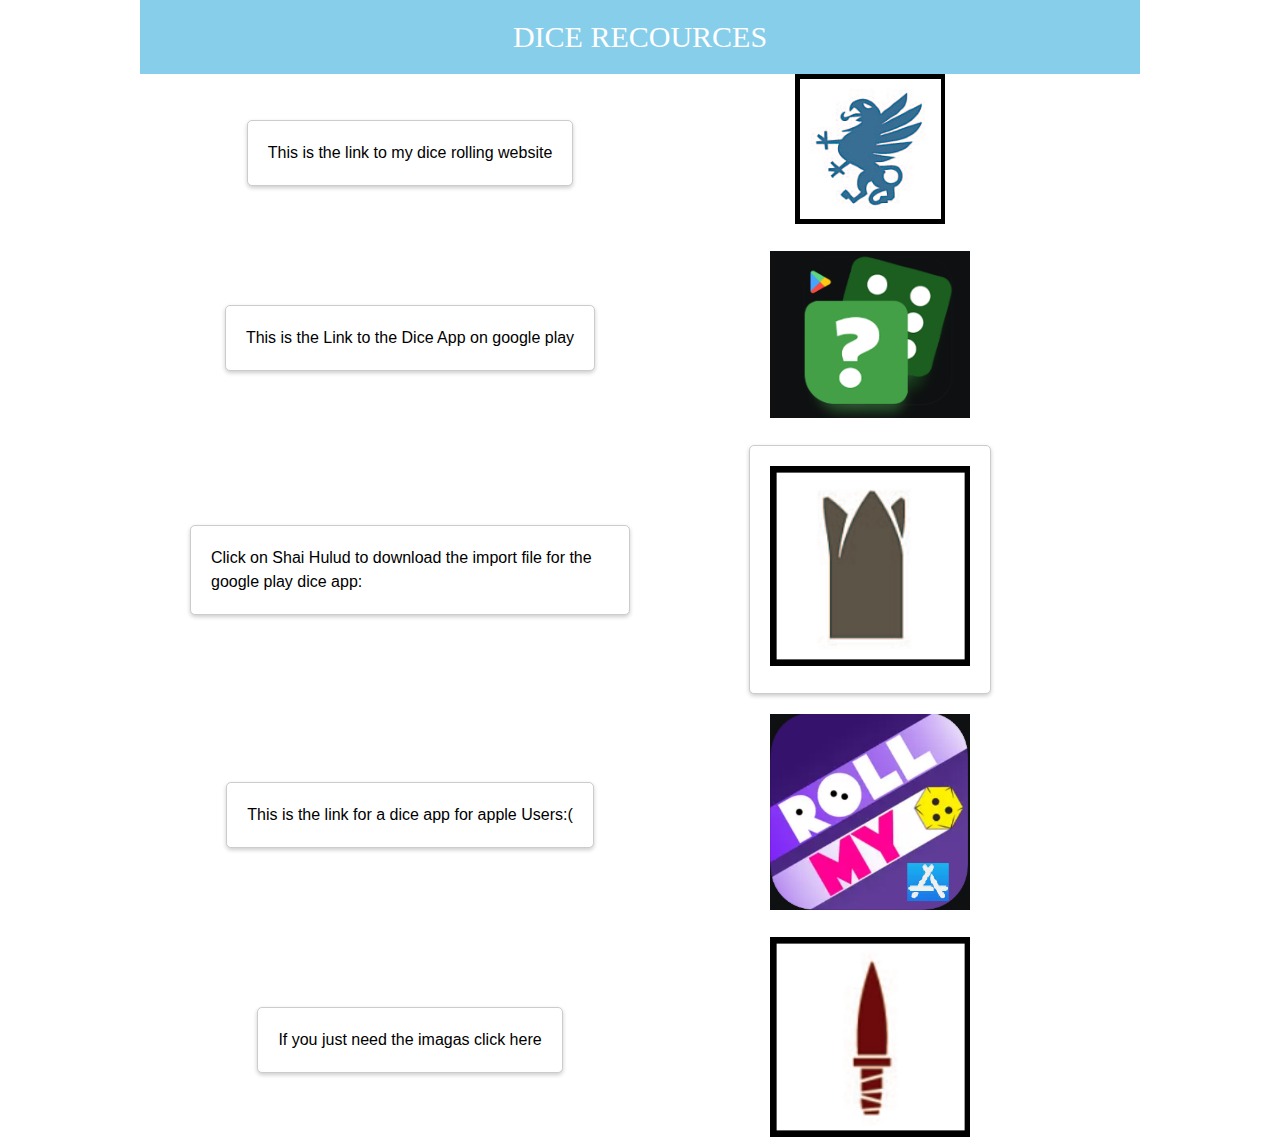
<file: DUNETDMF/Diceapp.html>
<!DOCTYPE html>
<html lang="en">
<head>
    <meta charset="UTF-8">
    <meta http-equiv="X-UA-Compatible" content="IE=edge">
    <meta name="viewport" content="width=device-width, initial-scale=1.0">
    <title>Dice App Necesities</title>
    <link rel="stylesheet" type="text/css" href="./styles/style.css">
</head>
<body>
    <header>DICE RECOURCES</header>
<div id = content>
    <p>This is the link to my dice rolling website</p>
    <a href="./DiceRoller.html">
        <img src="./dice/house/3.png" alt="Skylers Dice Roller">
    </a>
    <p>This is the Link to the Dice App on google play</p>
    <a href="https://l.messenger.com/l.php?u=https%3A%2F%2Fplay.google.com%2Fstore%2Fapps%2Fdetails%3Fid%3Dorg.boardnaut.studios.customimagedice&h=AT2FOKO6Fc1Tw7qRN6DrflByPZ7aP9QsWhyc-z6Gw9PrXJiNr2-KfHl14od_MUbuB2hFA2MmTVl-boZ1MH7wKDOlHECMGRzJ-3A9uevxglrgtaaMZt-aEb4q1OmO4s13iDr43A">
        <img src="./images/GPapp.png" alt="Shai Hulud download file" width="200">
    </a>

    <p>Click on Shai Hulud to download the import file for the google play dice app:<p>
    <a href="./files/customImageDice_dune_the_dice_must_flow.zip" download>
        <img src="./images/worm.png" alt="Shai Hulud download file" width="200" height="200">
    </a>
    <p>This is the link for a dice app for apple Users:(</p>
    <a href="https://apps.apple.com/us/app/roll-my-dice/id1498236440?platform=iphone">
        <img src="./images/IOS.png" alt="Shai Hulud download file" width="200">
    </a>
    <p>If you just need the imagas click here</p>
    <a href="./files/dice app by skyler.zip" download>
        <img src="./images/knife.png" alt="Shai Hulud download file" width="200" height="200">
    </a>
</div>
</body>
</html>
</file>
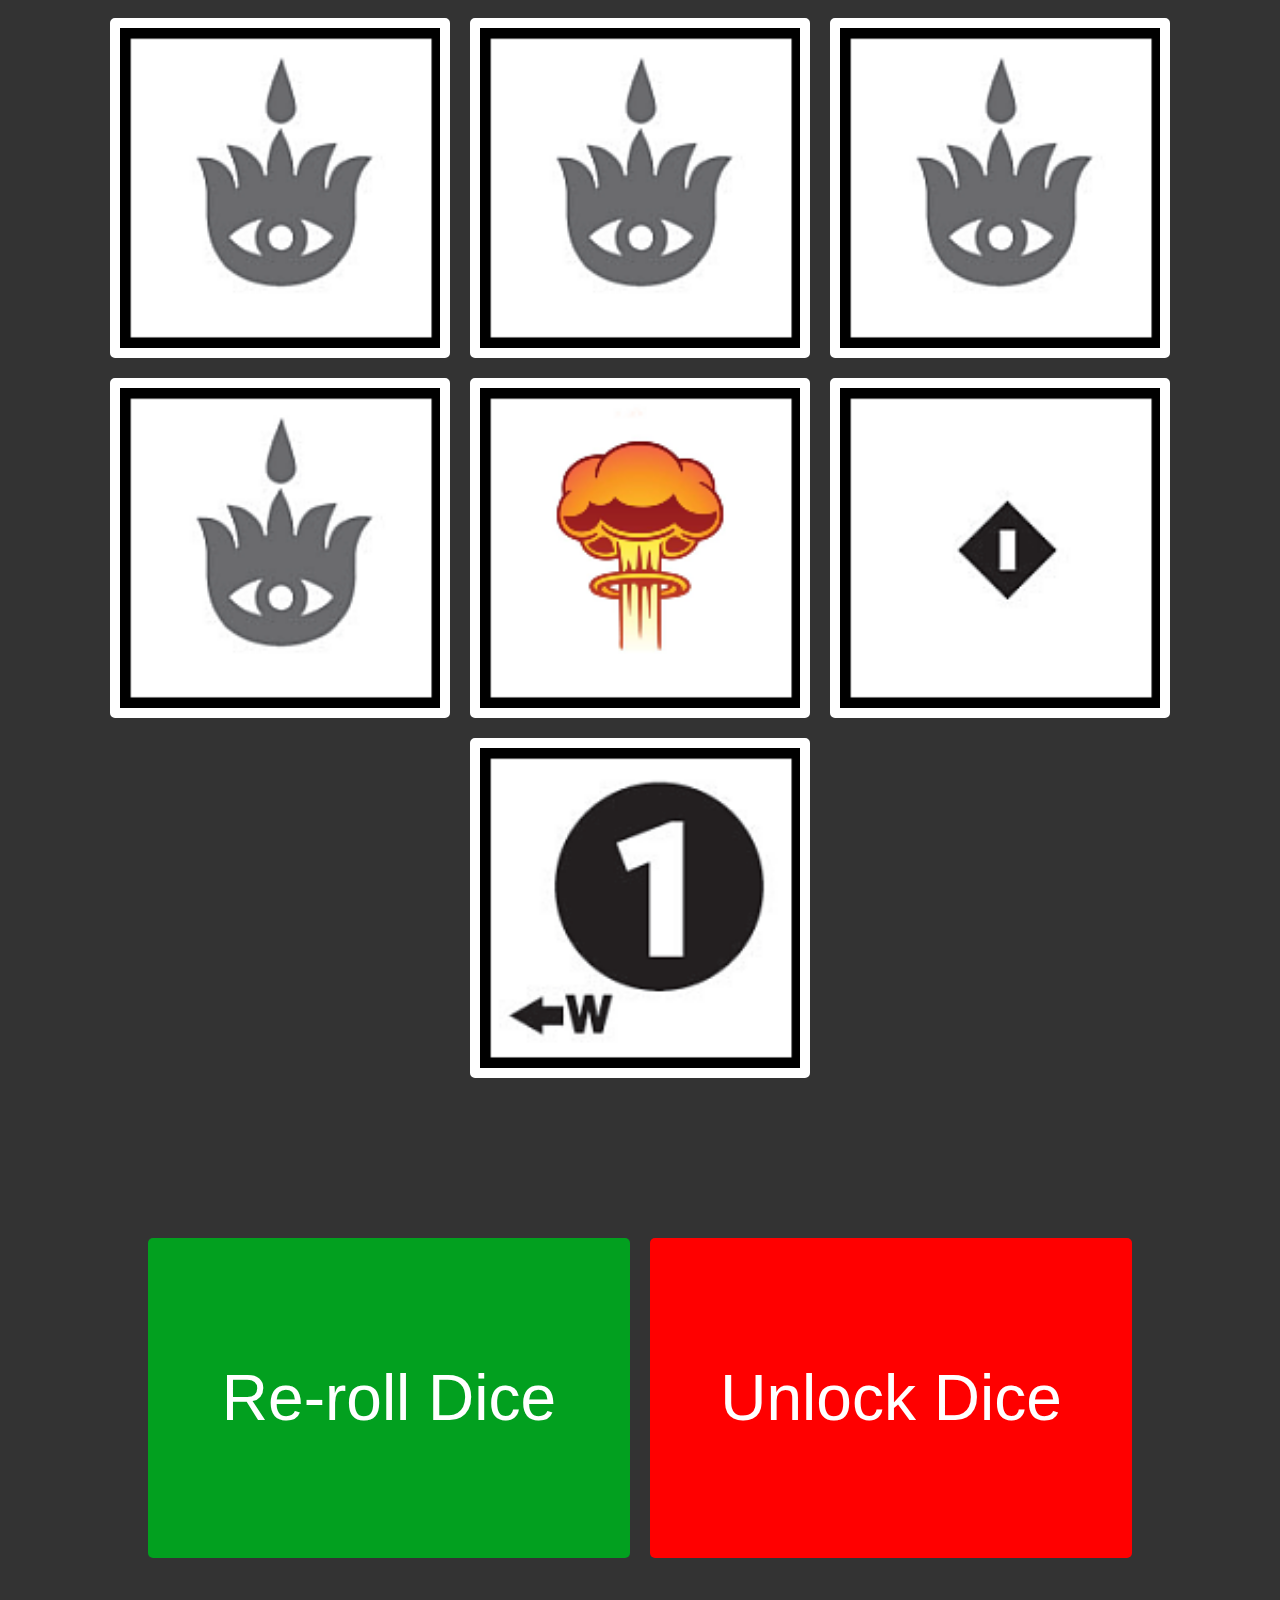
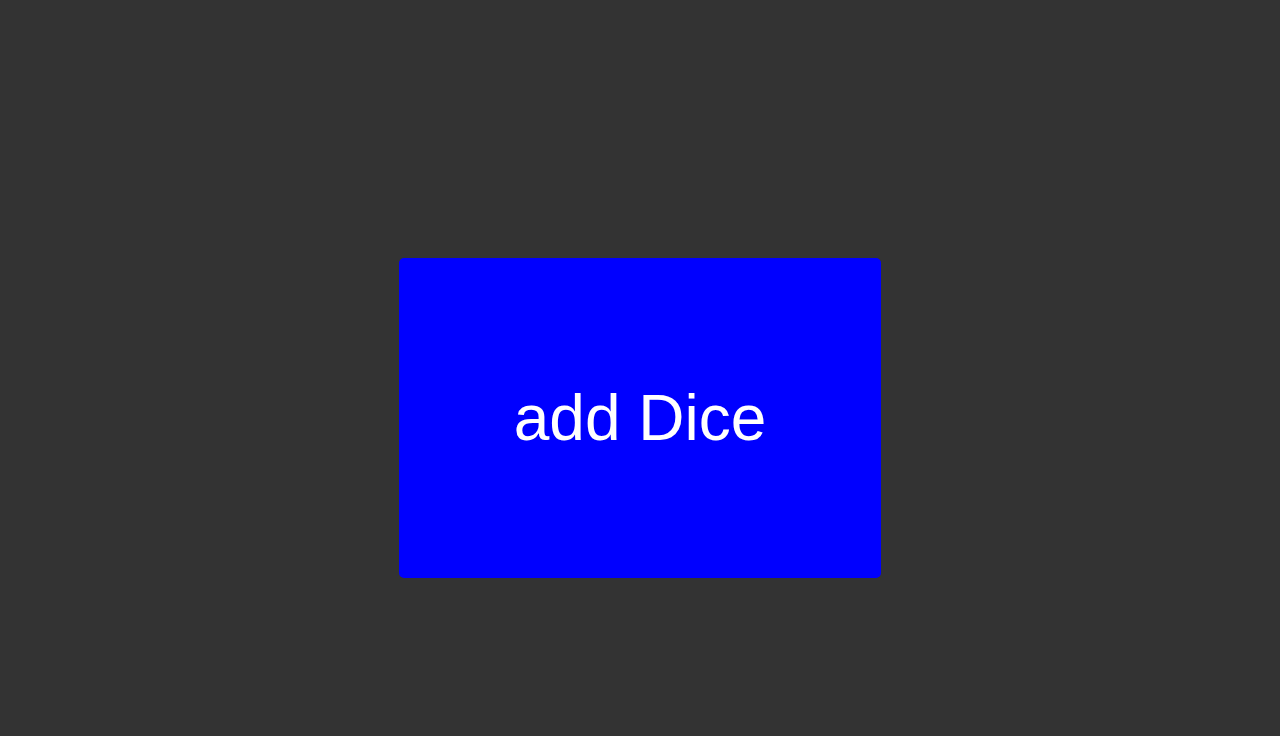
<file: DUNETDMF/DiceRoller.html>
<!DOCTYPE html>
<html>
  <head>
    <title>Dice Roll</title>
    <link rel="stylesheet" href="./styles/DiceRoller.css">
  </head>
  <body>
    <div id = dicecontainer class="dice-container">
            
    </div>
    <div id = buttoncontainer>
      <button id="reroll-button">Re-roll Dice</button>
      <button id="unlock-button" style = "background-color: red;">Unlock Dice</button>
      <button id="add-button" style = "background-color: blue;">add Dice</button>
    </div>
    <script src="./scripts/app.js"></script>
  </body>
</html>
</file>
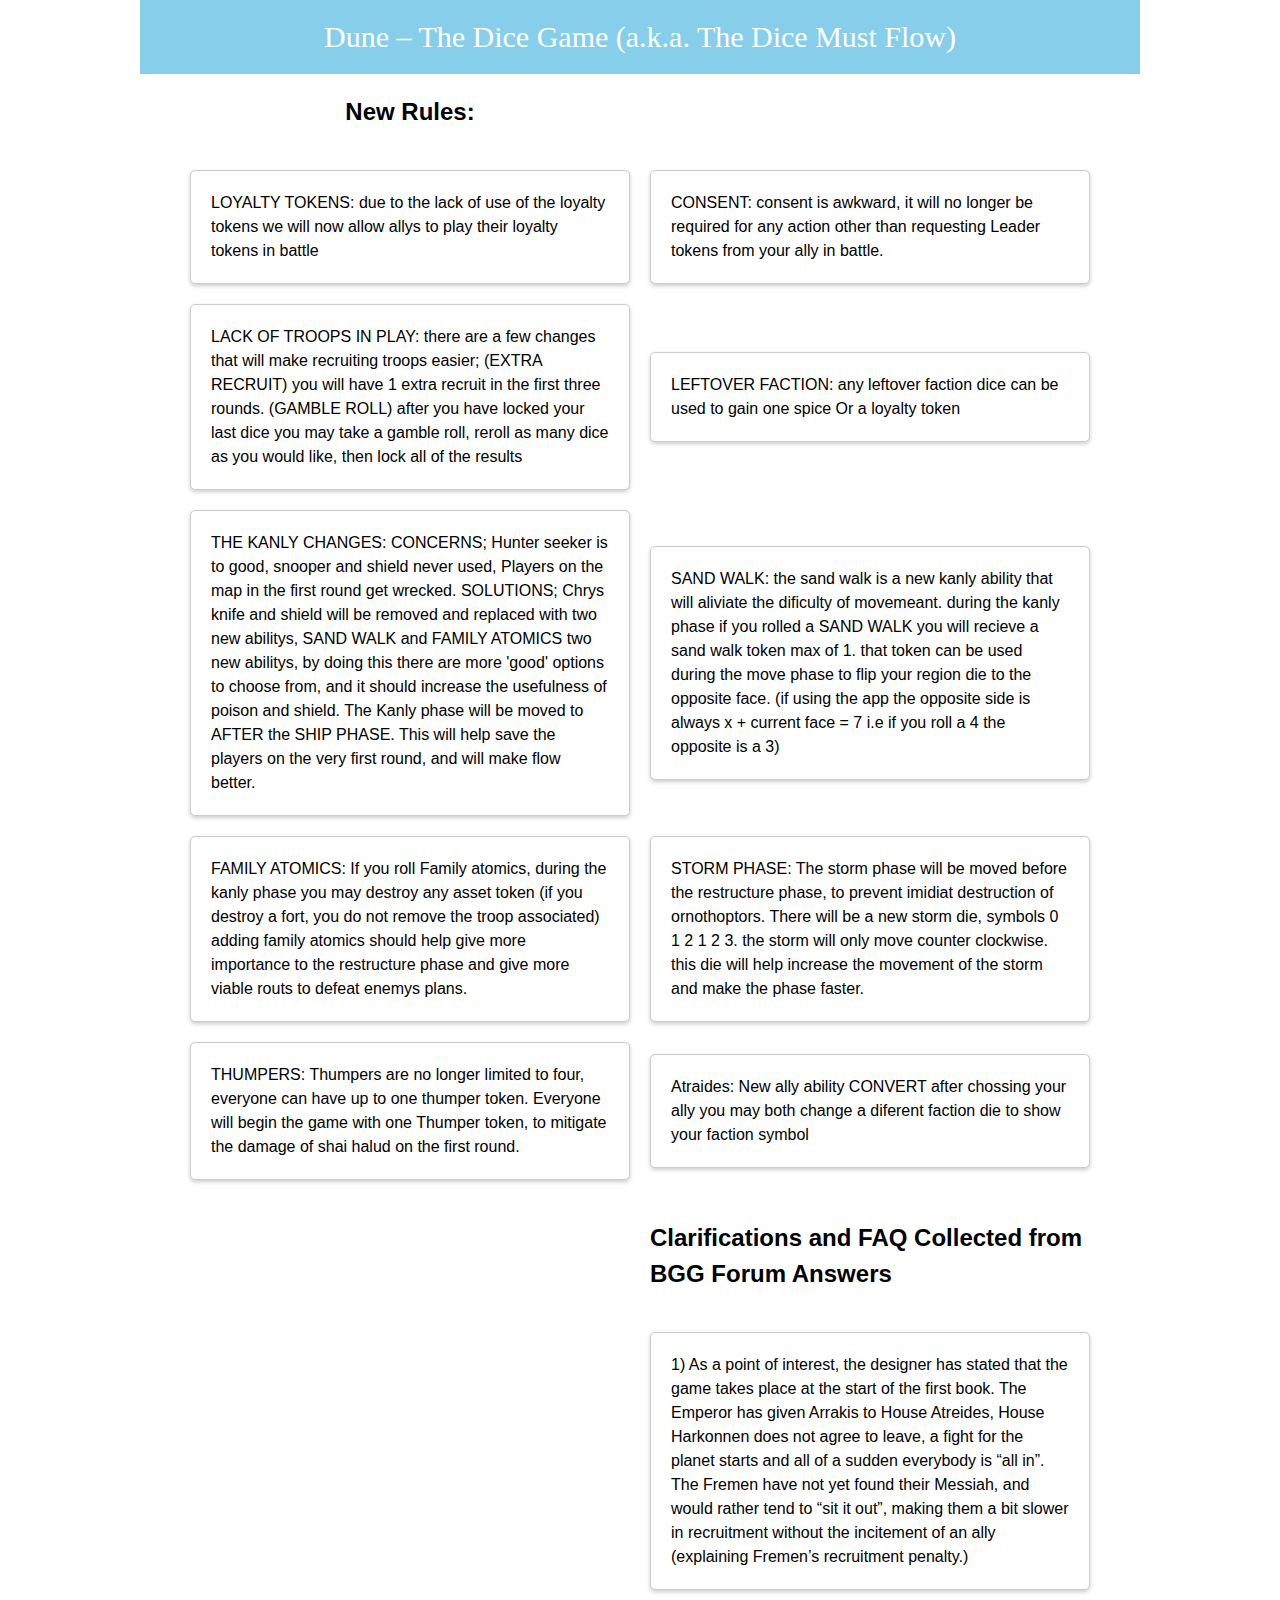
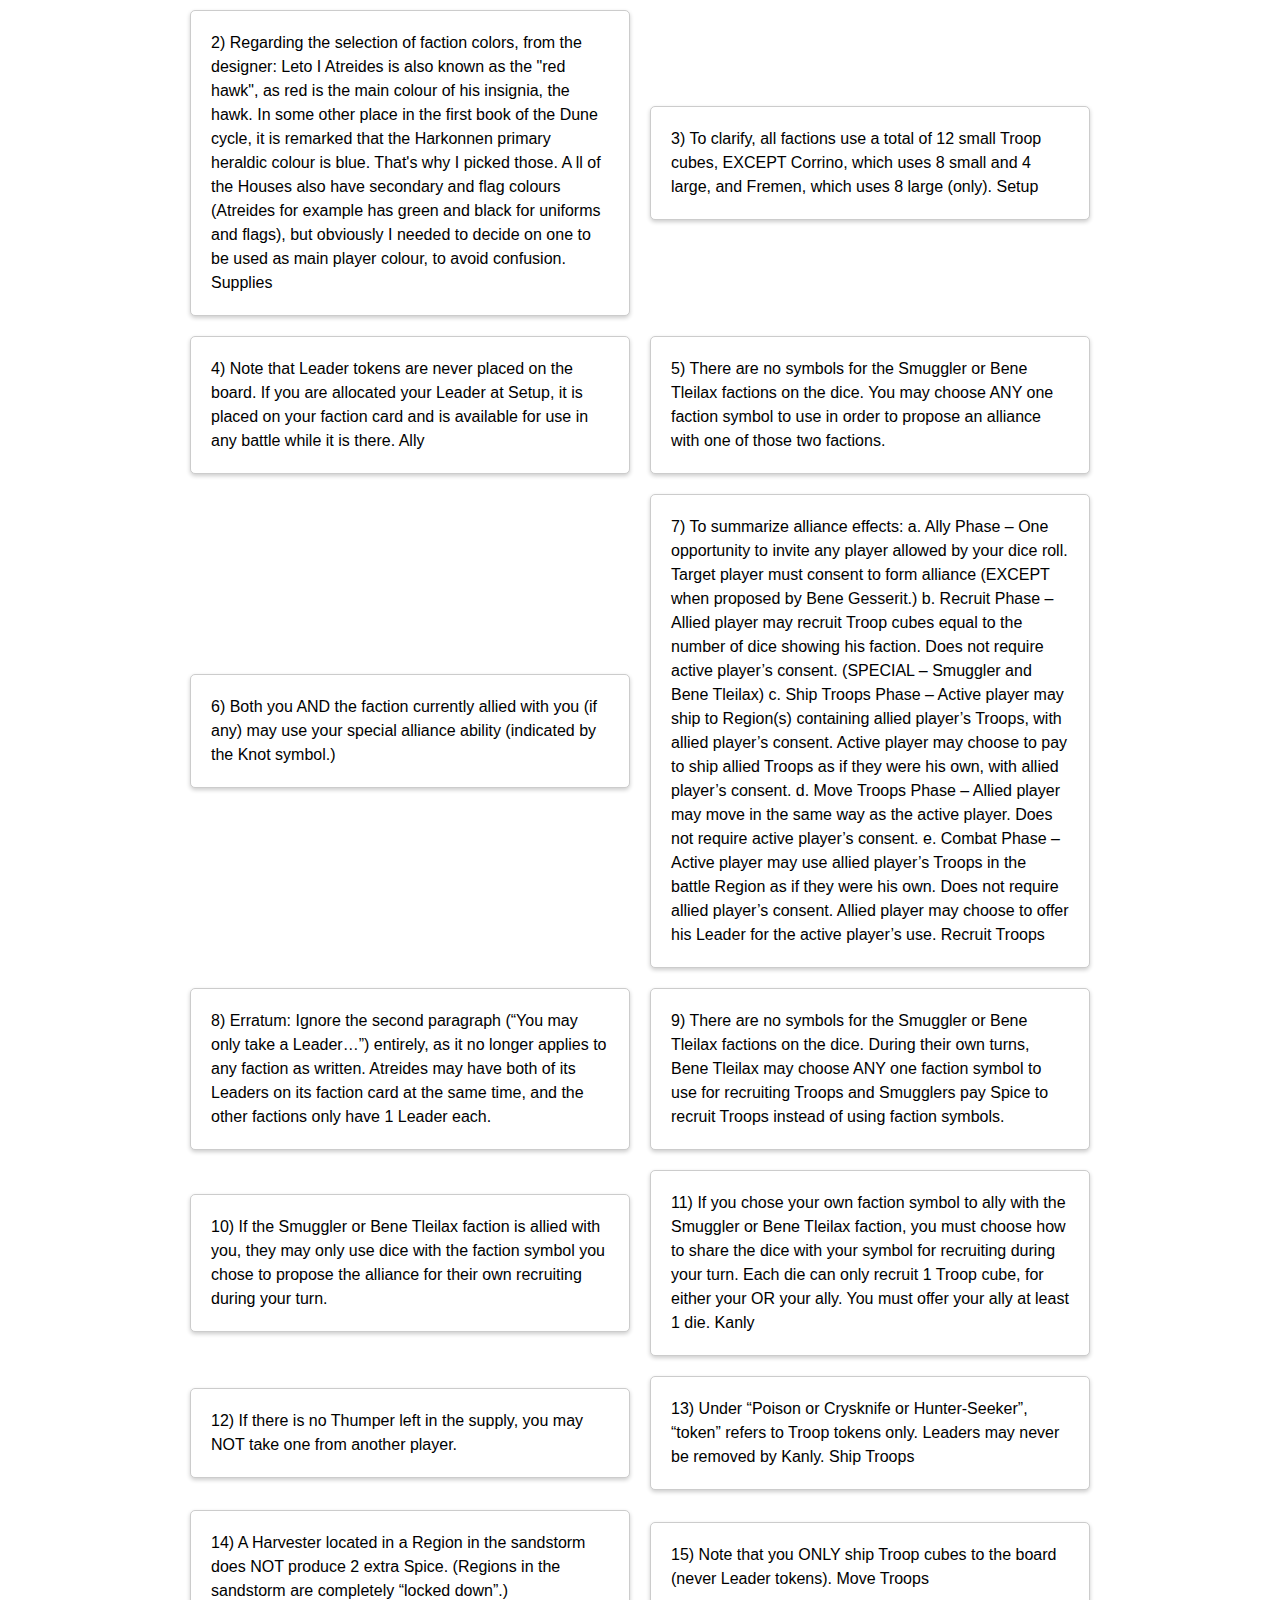
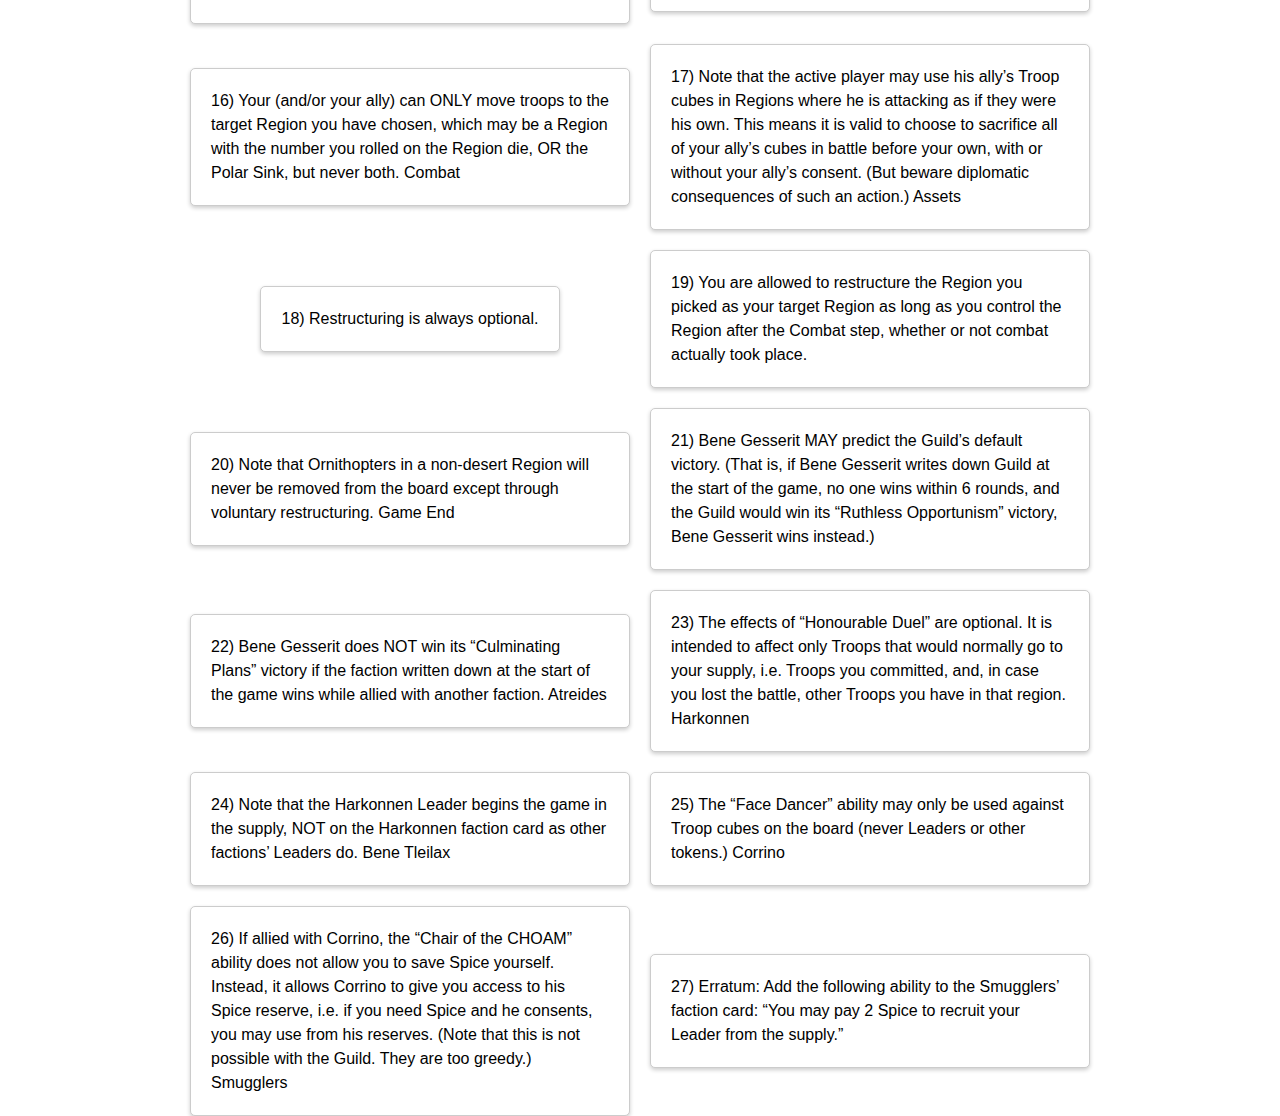
<file: DUNETDMF/DUNEfaq.html>
<!DOCTYPE html>
<html lang="en">
<head>
    <meta charset="UTF-8">
    <meta http-equiv="X-UA-Compatible" content="IE=edge">
    <meta name="viewport" content="width=device-width, initial-scale=1.0">
    <link rel="stylesheet" type="text/css" href="./styles/style.css">
    <title>Document</title>
</head>
<body>
    <header>Dune – The Dice Game (a.k.a. The Dice Must Flow)</header>
    <div id = content>

   
    <h2>New Rules:</h2><br>
        <p>LOYALTY TOKENS: due to the lack of use of the loyalty tokens we will now allow allys to play their loyalty tokens in battle</p>
        <p>CONSENT: consent is awkward, it will no longer be required for any action other than requesting Leader tokens from your ally in battle.</p>
        <p>LACK OF TROOPS IN PLAY: there are a few changes that will make recruiting troops easier; (EXTRA RECRUIT) you will have 1 extra recruit in the first three rounds.
            (GAMBLE ROLL) after you have locked your last dice you may take a gamble roll, reroll as many dice as you would like, then lock all of the results
        </p>
        <p>LEFTOVER FACTION: any leftover faction dice can be used to gain one spice Or a loyalty token</p>
        <p>THE KANLY CHANGES: CONCERNS; Hunter seeker is to good, snooper and shield never used, Players on the map in the first round get 
            wrecked. SOLUTIONS; Chrys knife and shield will be removed and replaced with two new abilitys, SAND WALK and FAMILY ATOMICS two new abilitys, by doing this
            there are more 'good' options to choose from, and it should increase the usefulness of poison and shield.
            The Kanly phase will be moved to AFTER the SHIP PHASE. This will help save the players on the very first round, and will make flow better.
        </p>
        <p>SAND WALK: the sand walk is a new kanly ability that will aliviate the dificulty of movemeant. 
            during the kanly phase if you rolled a SAND WALK you will recieve a sand walk token max of 1. that 
            token can be used during the move phase to flip your region die to the opposite face. (if using the app the opposite
            side is always x + current face = 7 i.e if you roll a 4 the opposite is a 3)
        </p>
        <p>
            FAMILY ATOMICS: If you roll Family atomics, during the kanly phase you may destroy any asset token
            (if you destroy a fort, you do not remove the troop associated) adding family atomics should help give more importance
            to the restructure phase and give more viable routs to defeat enemys plans. 
        </p>
        <p>STORM PHASE: The storm phase will be moved before the restructure phase, to prevent imidiat destruction of 
            ornothoptors. There will be a new storm die, symbols 0 1 2 1 2 3. the storm will only move counter clockwise.
            this die will help increase the movement of the storm and make the phase faster.
        </p>
        <p>THUMPERS: Thumpers are no longer limited to four, everyone can have up to one thumper token.
            Everyone will begin the game with one Thumper token, to mitigate the damage of shai halud on the first round.
        </p>

        <p>Atraides: New ally ability CONVERT after chossing your ally you may both change a diferent faction die to show your faction symbol</p>        




        <br>
        <h2>Clarifications and FAQ
        Collected from BGG Forum Answers</h2> <br>
        <p>1)	As a point of interest, the designer has stated that the game takes place at the start of the first book.  The Emperor has given Arrakis to House Atreides, House Harkonnen does not agree to leave, a fight for the planet starts and all of a sudden everybody is “all in”.  The Fremen have not yet found their Messiah, and would rather tend to “sit it out”, making them a bit slower in recruitment without the incitement of an ally (explaining Fremen’s recruitment penalty.)
        </p>
        <p>2)	Regarding the selection of faction colors, from the designer:  Leto I Atreides is also known as the "red hawk", as red is the main colour of his insignia, the hawk.  In some other place in the first book of the Dune cycle, it is remarked that the Harkonnen primary heraldic colour is blue. That's why I picked those. A ll of the Houses also have secondary and flag colours (Atreides for example has green and black for uniforms and flags), but obviously I needed to decide on one to be used as main player colour, to avoid confusion.
        Supplies
        </p><p>3)	To clarify, all factions use a total of 12 small Troop cubes, EXCEPT Corrino, which uses 8 small and 4 large, and Fremen, which uses 8 large (only).
        Setup
        </p><p>4)	Note that Leader tokens are never placed on the board.  If you are allocated your Leader at Setup, it is placed on your faction card and is available for use in any battle while it is there.
        Ally
        </p><p>5)	There are no symbols for the Smuggler or Bene Tleilax factions on the dice.  You may choose ANY one faction symbol to use in order to propose an alliance with one of those two factions.
        </p><p>6)	Both you AND the faction currently allied with you (if any) may use your special alliance ability (indicated by the Knot symbol.)
        </p><p>7)	To summarize alliance effects:
        a.	Ally Phase – One opportunity to invite any player allowed by your dice roll.  Target player must consent to form alliance (EXCEPT when proposed by Bene Gesserit.)
        b.	Recruit Phase – Allied player may recruit Troop cubes equal to the number of dice showing his faction.  Does not require active player’s consent.  (SPECIAL – Smuggler and Bene Tleilax)
        c.	Ship Troops Phase – Active player may ship to Region(s) containing allied player’s Troops, with allied player’s consent.  Active player may choose to pay to ship allied Troops as if they were his own, with allied player’s consent.
        d.	Move Troops Phase – Allied player may move in the same way as the active player.  Does not require active player’s consent.
        e.	Combat Phase – Active player may use allied player’s Troops in the battle Region as if they were his own.  Does not require allied player’s consent.  Allied player may choose to offer his Leader for the active player’s use.
        Recruit Troops
        </p><p>8)	Erratum:  Ignore the second paragraph (“You may only take a Leader…”) entirely, as it no longer applies to any faction as written.  Atreides may have both of its Leaders on its faction card at the same time, and the other factions only have 1 Leader each.
        </p><p>9)	There are no symbols for the Smuggler or Bene Tleilax factions on the dice.  During their own turns, Bene Tleilax may choose ANY one faction symbol to use for recruiting Troops and Smugglers pay Spice to recruit Troops instead of using faction symbols.
        </p><p>10)	If the Smuggler or Bene Tleilax faction is allied with you, they may only use dice with the faction symbol you chose to propose the alliance for their own recruiting during your turn.
        </p><p>11)	If you chose your own faction symbol to ally with the Smuggler or Bene Tleilax faction, you must choose how to share the dice with your symbol for recruiting during your turn.  Each die can only recruit 1 Troop cube, for either your OR your ally.  You must offer your ally at least 1 die.
        Kanly
        </p><p>12)	If there is no Thumper left in the supply, you may NOT take one from another player.
        </p><p>13)	Under “Poison or Crysknife or Hunter-Seeker”, “token” refers to Troop tokens only.   Leaders may never be removed by Kanly.
        Ship Troops
        </p><p>14)	A Harvester located in a Region in the sandstorm does NOT produce 2 extra Spice.  (Regions in the sandstorm are completely “locked down”.)
       </p><p> 15)	Note that you ONLY ship Troop cubes to the board (never Leader tokens).
        Move Troops
        </p><p>16)	Your (and/or your ally) can ONLY move troops to the target Region you have chosen, which may be a Region with the number you rolled on the Region die, OR the Polar Sink, but never both.
        Combat
        </p><p>17)	Note that the active player may use his ally’s Troop cubes in Regions where he is attacking as if they were his own.  This means it is valid to choose to sacrifice all of your ally’s cubes in battle before your own, with or without your ally’s consent.  (But beware diplomatic consequences of such an action.)
        Assets
        </p><p>18)	Restructuring is always optional.
       </p><p> 19)	You are allowed to restructure the Region you picked as your target Region as long as you control the Region after the Combat step, whether or not combat actually took place.
        </p><p>20)	Note that Ornithopters in a non-desert Region will never be removed from the board except through voluntary restructuring.
        Game End
        </p><p>21)	Bene Gesserit MAY predict the Guild’s default victory.  (That is, if Bene Gesserit writes down Guild at the start of the game, no one wins within 6 rounds, and the Guild would win its “Ruthless Opportunism” victory, Bene Gesserit wins instead.)
        </p><p>22)	Bene Gesserit does NOT win its “Culminating Plans” victory if the faction written down at the start of the game wins while allied with another faction.
        Atreides
        </p><p>23)	The effects of “Honourable Duel” are optional.  It is intended to affect only Troops that would normally go to your supply, i.e. Troops you committed, and, in case you lost the battle, other Troops you have in that region.
        Harkonnen
        </p><p>24)	Note that the Harkonnen Leader begins the game in the supply, NOT on the Harkonnen faction card as other factions’ Leaders do.
        Bene Tleilax
        </p><p>25)	The “Face Dancer” ability may only be used against Troop cubes on the board (never Leaders or other tokens.)
        Corrino
        </p><p>26)	If allied with Corrino, the “Chair of the CHOAM” ability does not allow you to save Spice yourself.  Instead, it allows Corrino to give you access to his Spice reserve, i.e. if you need Spice and he consents, you may use from his reserves.  (Note that this is not possible with the Guild.  They are too greedy.)
        Smugglers
        </p><p>27)	Erratum:  Add the following ability to the Smugglers’ faction card:  “You may pay 2 Spice to recruit your Leader from the supply.”</p>
    </div> 
</body>
</html>
</file>
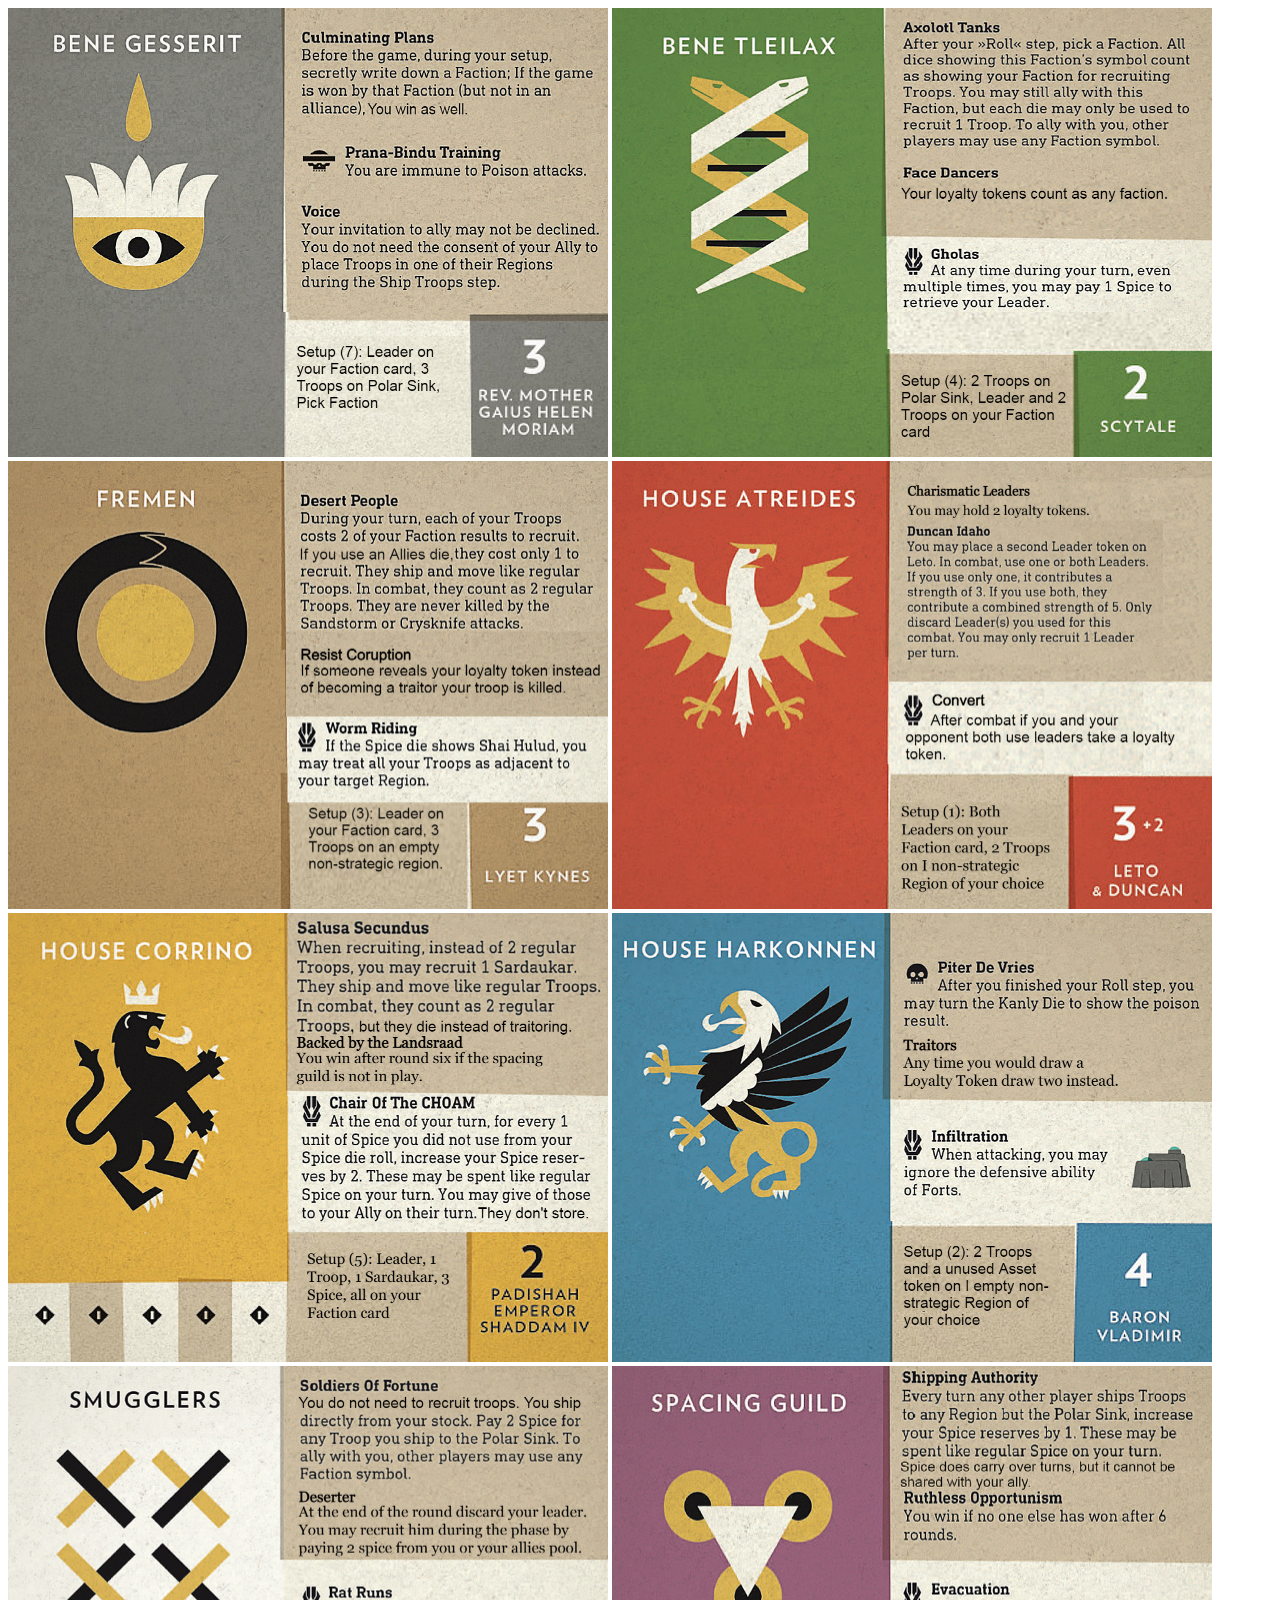
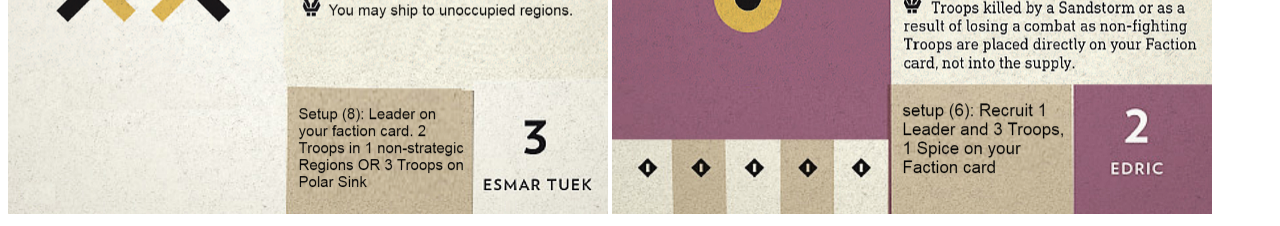
<file: DUNETDMF/Factions.html>
<!DOCTYPE html>
<html lang="en">
<head>
    <meta charset="UTF-8">
    <meta http-equiv="X-UA-Compatible" content="IE=edge">
    <meta name="viewport" content="width=device-width, initial-scale=1.0">
    <title>Document</title>
    <style>
        img{width: 600px;}
    </style>
</head>
<body>
    <img src="./images/BG.png" alt="faction">
    <img src="./images/BT.png" alt="faction">
    <img src="./images/fremen.png" alt="faction">
    <img src="./images/HA.png" alt="faction">
    <img src="./images/HC.png" alt="faction">
    <img src="./images/harkonen.png" alt="faction">
    <img src="./images/Smugglers.png" alt="faction">
    <img src="./images/space.png" alt="faction">
</body>
</html>
</file>
<file: DUNETDMF/styles/style.css>
body{
    width: 1000px;
    margin: auto;
}
header {
    background-color: #87CEEB;
    color: #fff;
    padding: 20px;
    text-align: center;
    font-size: 30px;
  }
/* Define grid layout */
#content {
    display: grid;
    width: 900px;
    grid-template-columns: repeat(2, 1fr);
    grid-template-rows: repeat(4, auto);
    grid-gap: 20px;
    align-items: start;
    justify-items: center;
    font-family: Arial, sans-serif;
    line-height: 1.5;
    margin: auto;
    padding: 0;
  }
  
  /* Style each section */
  #content p {
    grid-row: span 1;
    padding: 20px;
    border: 1px solid #ccc;
    border-radius: 5px;
    background-color: #fff;
    box-shadow: 0 2px 4px rgba(0, 0, 0, 0.2);
    margin: auto;
  }

  footer {
    text-align: center;
    padding: 20px;
    margin: 20px;
    background-color: darkred;
    color: #fff;
  }
  footer a{
    color: #fff;
    
  }
</file>
<file: DUNETDMF/styles/DiceRoller.css>
body{
    background-color: #333;
}
.dice-container {
  display: flex;
  flex-wrap: wrap;
  justify-content: center;
  align-items: center;
}
  
  /* .dice-column {
    display: flex;
    flex-direction: column;
    justify-content: center;
    align-items: center;
  } */
  
  .dice {
    width: calc(50% - 20px); /* subtracting the margin from the width */
    width: 20em;
    height: 20em;
    margin: 10px;
    background-repeat: no-repeat;
    background-size: contain;
    background-color: white;
    cursor: pointer;
    border: 10px solid white;
    border-radius: 5px;
  }
  
  .dice.locked {
    border: 10px solid red;
  }

  #buttoncontainer {
    display: flex;
    flex-wrap: wrap;
    justify-content: center;
    align-items: center;
  }

  
   button{
    width: calc(50% - 150px); 
    height: 5em;
    margin: 150px 10px;
    display: block;
    font-size: 64px;
    padding: 10px 20px;
    background-color: #02a01f;
    color: #fff;
    border: none;
    border-radius: 5px;
    cursor: pointer;
  } 
 

  /* #reroll-button {
    width: 5em;
    height: 5em;
    margin: 20px auto;
    display: block;
    font-size: 64px;
    padding: 10px 20px;
    background-color: #02a01f;
    color: #fff;
    border: none;
    border-radius: 5px;
    cursor: pointer;
  }
  #unlock-button {
    width: 5em;
    height: 5em;
    margin: 20px auto;
    display: block;
    font-size: 64px;
    padding: 10px 20px;
    background-color: red;
    color: #fff;
    border: none;
    border-radius: 5px;
    cursor: pointer;
  }
   */
</file>
